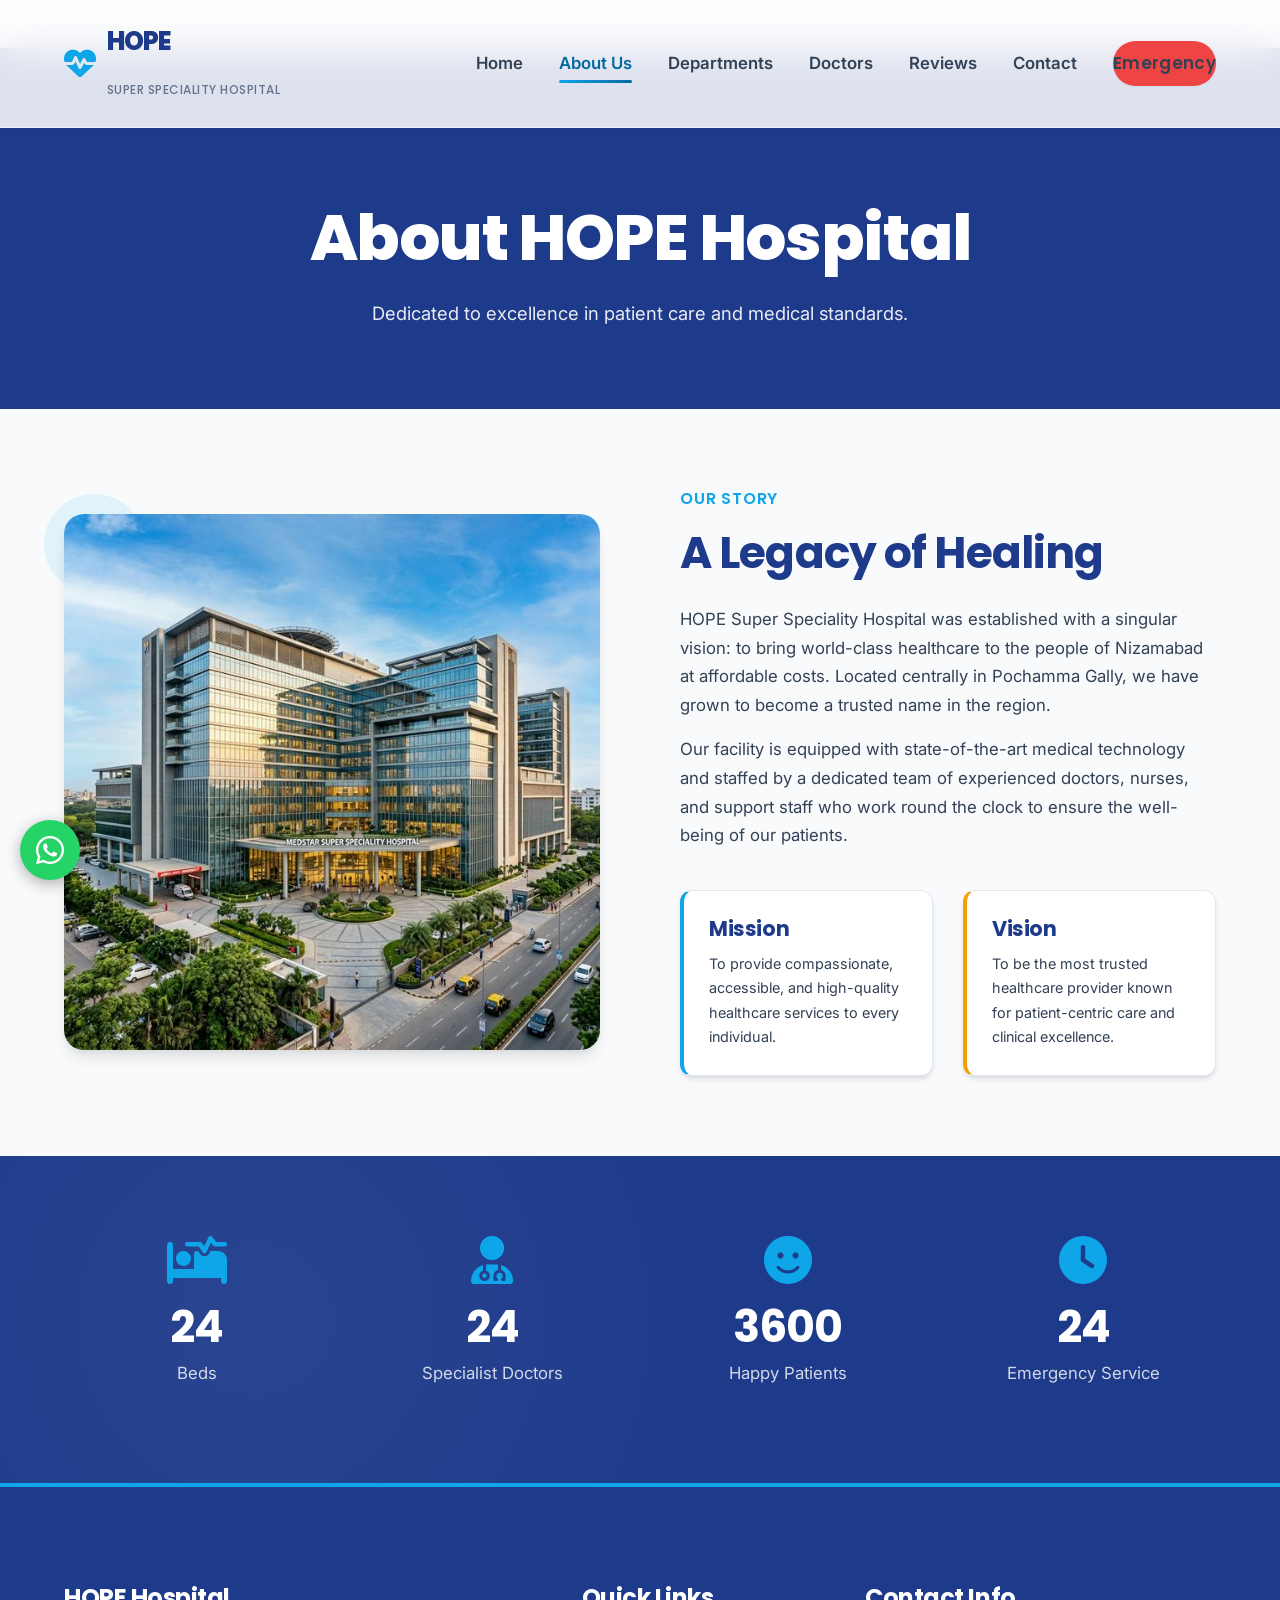
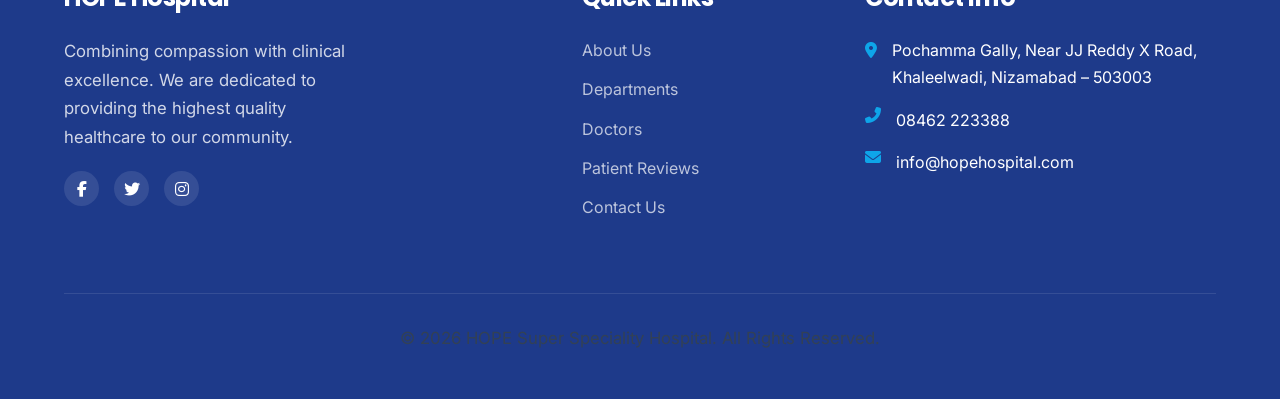
<file: about.html>
<!DOCTYPE html>
<html lang="en">

<head>
    <meta charset="UTF-8">
    <meta name="viewport" content="width=device-width, initial-scale=1.0">
    <title>About Us - HOPE Super Speciality Hospital</title>
    <meta name="description"
        content="Learn about HOPE Super Speciality Hospital, our mission, vision, and commitment to compassionate healthcare in Nizamabad.">

    <!-- FontAwesome -->

    <!-- FontAwesome -->
    <link rel="stylesheet" href="https://cdnjs.cloudflare.com/ajax/libs/font-awesome/6.4.0/css/all.min.css">

    <!-- Custom CSS -->
    <link rel="stylesheet" href="css/style.css">
</head>

<body>


    <!-- Header & Navigation -->
    <header>
        <nav class="main-nav">
            <div class="container">
                <a href="index.html" class="logo">
                    <i class="fas fa-heartbeat text-secondary fa-lg"></i>
                    <div>
                        HOPE<br>
                        <span
                            style="font-size: 0.75rem; font-weight: 500; color: var(--color-text-light); letter-spacing: 0.5px;">SUPER
                            SPECIALITY HOSPITAL</span>
                    </div>
                </a>

                <div class="mobile-menu-btn">
                    <i class="fas fa-bars"></i>
                </div>

                <ul class="nav-links">
                    <li><a href="index.html">Home</a></li>
                    <li><a href="about.html" class="active">About Us</a></li>
                    <li><a href="departments.html">Departments</a></li>
                    <li><a href="doctors.html">Doctors</a></li>
                    <li><a href="reviews.html">Reviews</a></li>
                    <li><a href="contact.html">Contact</a></li>
                    <li><a href="tel:08462223388" class="btn btn-danger pulse-btn">Emergency</a></li>
                </ul>
            </div>
        </nav>
    </header>

    <!-- Page Header -->
    <section
        style="padding: 120px 0 80px; text-align: center; background: var(--color-primary); color: white; margin-top: -80px; padding-top: 150px;">
        <div class="container" style="position: relative; z-index: 2;">
            <h1 class="animate-fade-up" style="color: white; margin-bottom: 20px;">About HOPE Hospital</h1>
            <p class="animate-fade-up animate-delay-1"
                style="color: rgba(255,255,255,0.9); font-size: 1.15rem; max-width: 600px; margin: 0 auto;">
                Dedicated to excellence in patient care and medical standards.</p>
        </div>
    </section>

    <!-- About Content -->
    <section class="section">
        <div class="container">
            <div class="grid"
                style="grid-template-columns: repeat(auto-fit, minmax(300px, 1fr)); gap: 80px; align-items: center;">
                <div class="fade-observe">
                    <div style="position: relative;">
                        <div
                            style="position: absolute; top: -20px; left: -20px; width: 100px; height: 100px; background: var(--color-secondary); opacity: 0.1; border-radius: 50%; z-index: 0;">
                        </div>
                        <img src="images/hospital_building.png"
                            alt="Hospital Building"
                            style="border-radius: 20px; box-shadow: var(--shadow-lg); position: relative; z-index: 1;">
                    </div>
                </div>
                <div class="fade-observe" style="transition-delay: 0.2s;">
                    <h5 class="text-secondary">OUR STORY</h5>
                    <h2 style="margin-bottom: 25px;">A Legacy of Healing</h2>
                    <p>HOPE Super Speciality Hospital was established with a singular vision: to bring world-class
                        healthcare to the people of Nizamabad at affordable costs. Located centrally in Pochamma Gally,
                        we have grown to become a trusted name in the region.</p>
                    <p>Our facility is equipped with state-of-the-art medical technology and staffed by a dedicated team
                        of experienced doctors, nurses, and support staff who work round the clock to ensure the
                        well-being of our patients.</p>

                    <div class="grid" style="grid-template-columns: 1fr 1fr; gap: 30px; margin-top: 40px;">
                        <div class="card" style="padding: 25px; border-left: 4px solid var(--color-secondary);">
                            <h3 class="text-primary" style="font-size: 1.3rem; margin-bottom: 10px;">Mission</h3>
                            <p style="font-size: 0.9rem; margin: 0;">To provide compassionate, accessible, and
                                high-quality healthcare services to every individual.</p>
                        </div>
                        <div class="card" style="padding: 25px; border-left: 4px solid var(--color-accent);">
                            <h3 class="text-primary" style="font-size: 1.3rem; margin-bottom: 10px;">Vision</h3>
                            <p style="font-size: 0.9rem; margin: 0;">To be the most trusted healthcare provider known
                                for patient-centric care and clinical excellence.</p>
                        </div>
                    </div>
                </div>
            </div>
        </div>
    </section>

    <!-- Stats Section -->
    <section class="section"
        style="background: var(--color-primary); color: white; position: relative; overflow: hidden;">
        <div
            style="position: absolute; width: 100%; height: 100%; top: 0; left: 0; background-image: radial-gradient(circle at 20% 50%, rgba(255,255,255,0.05) 0%, transparent 50%);">
        </div>
        <div class="container" style="position: relative; z-index: 2;">
            <div class="grid" style="grid-template-columns: repeat(auto-fit, minmax(200px, 1fr)); gap: 30px;">
                <div class="text-center">
                    <i class="fas fa-procedures fa-3x" style="margin-bottom: 15px; color: var(--color-secondary);"></i>
                    <h2 style="color: white; margin-bottom: 5px;" class="counter-value" data-target="100">0</h2>
                    <p style="color: rgba(255,255,255,0.8);">Beds</p>
                </div>
                <div class="text-center">
                    <i class="fas fa-user-md fa-3x" style="margin-bottom: 15px; color: var(--color-secondary);"></i>
                    <h2 style="color: white; margin-bottom: 5px;" class="counter-value" data-target="50">0</h2>
                    <p style="color: rgba(255,255,255,0.8);">Specialist Doctors</p>
                </div>
                <div class="text-center">
                    <i class="fas fa-smile fa-3x" style="margin-bottom: 15px; color: var(--color-secondary);"></i>
                    <h2 style="color: white; margin-bottom: 5px;" class="counter-value" data-target="15000">0</h2>
                    <p style="color: rgba(255,255,255,0.8);">Happy Patients</p>
                </div>
                <div class="text-center">
                    <i class="fas fa-clock fa-3x" style="margin-bottom: 15px; color: var(--color-secondary);"></i>
                    <h2 style="color: white; margin-bottom: 5px;" class="counter-value" data-target="24">0</h2>
                    <p style="color: rgba(255,255,255,0.8);">Emergency Service</p>
                </div>
            </div>
        </div>
    </section>

    <!-- Footer -->
    <footer>
        <div class="container">
            <div class="footer-grid">
                <div class="footer-col" style="max-width: 300px;">
                    <h3>HOPE Hospital</h3>
                    <p style="color: rgba(255,255,255,0.8); margin-bottom: 20px;">Combining compassion with clinical
                        excellence. We are dedicated to providing the highest quality healthcare to our community.</p>
                    <div style="display: flex; gap: 15px;">
                        <a href="#"
                            style="width: 35px; height: 35px; background: rgba(255,255,255,0.1); display: flex; align-items: center; justify-content: center; border-radius: 50%; transition: 0.3s;"><i
                                class="fab fa-facebook-f"></i></a>
                        <a href="#"
                            style="width: 35px; height: 35px; background: rgba(255,255,255,0.1); display: flex; align-items: center; justify-content: center; border-radius: 50%; transition: 0.3s;"><i
                                class="fab fa-twitter"></i></a>
                        <a href="#"
                            style="width: 35px; height: 35px; background: rgba(255,255,255,0.1); display: flex; align-items: center; justify-content: center; border-radius: 50%; transition: 0.3s;"><i
                                class="fab fa-instagram"></i></a>
                    </div>
                </div>
                <div class="footer-col">
                    <h3>Quick Links</h3>
                    <ul class="footer-links">
                        <li><a href="about.html">About Us</a></li>
                        <li><a href="departments.html">Departments</a></li>
                        <li><a href="doctors.html">Doctors</a></li>
                        <li><a href="reviews.html">Patient Reviews</a></li>
                        <li><a href="contact.html">Contact Us</a></li>
                    </ul>
                </div>
                <div class="footer-col">
                    <h3>Contact Info</h3>
                    <ul class="footer-contact" style="list-style: none;">
                        <li style="display: flex; gap: 15px; margin-bottom: 15px;">
                            <i class="fas fa-map-marker-alt text-secondary" style="margin-top: 5px;"></i>
                            <span>Pochamma Gally, Near JJ Reddy X Road,<br>Khaleelwadi, Nizamabad – 503003</span>
                        </li>
                        <li style="display: flex; gap: 15px; margin-bottom: 15px;">
                            <i class="fas fa-phone-alt text-secondary"></i>
                            <span>08462 223388</span>
                        </li>
                        <li style="display: flex; gap: 15px; margin-bottom: 15px;">
                            <i class="fas fa-envelope text-secondary"></i>
                            <span>info@hopehospital.com</span>
                        </li>
                    </ul>
                </div>
            </div>
            <div class="copyright text-center">
                <p>&copy; 2026 HOPE Super Speciality Hospital. All Rights Reserved.</p>
            </div>
        </div>
    </footer>

    <!-- Floating WhatsApp -->
    <a href="https://wa.me/918462223388" target="_blank" class="floating"
        style="position: fixed; bottom: 20px; left: 20px; background: #25D366; color: white; width: 60px; height: 60px; border-radius: 50%; display: flex; align-items: center; justify-content: center; font-size: 32px; box-shadow: 0 4px 15px rgba(0,0,0,0.3); z-index: 999;">
        <i class="fab fa-whatsapp"></i>
    </a>

    <script src="js/main.js"></script>
</body>

</html>
</file>
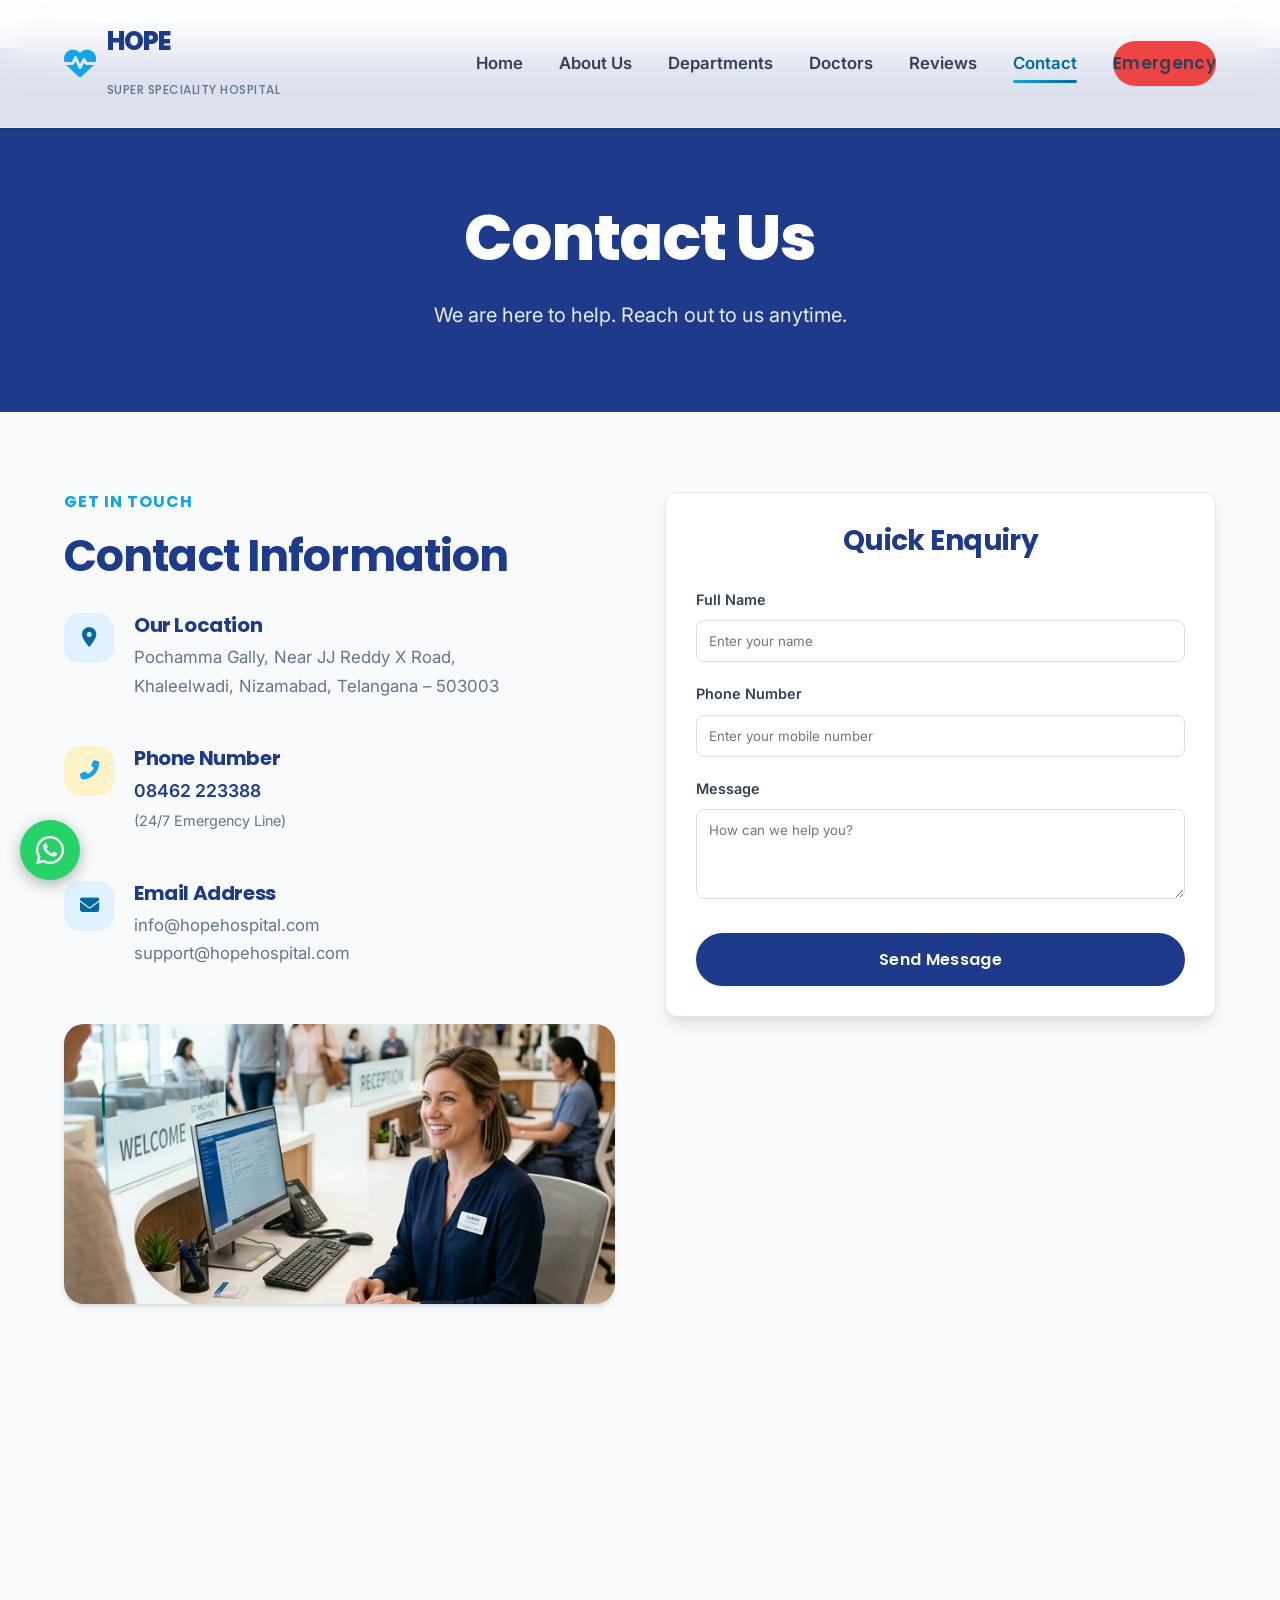
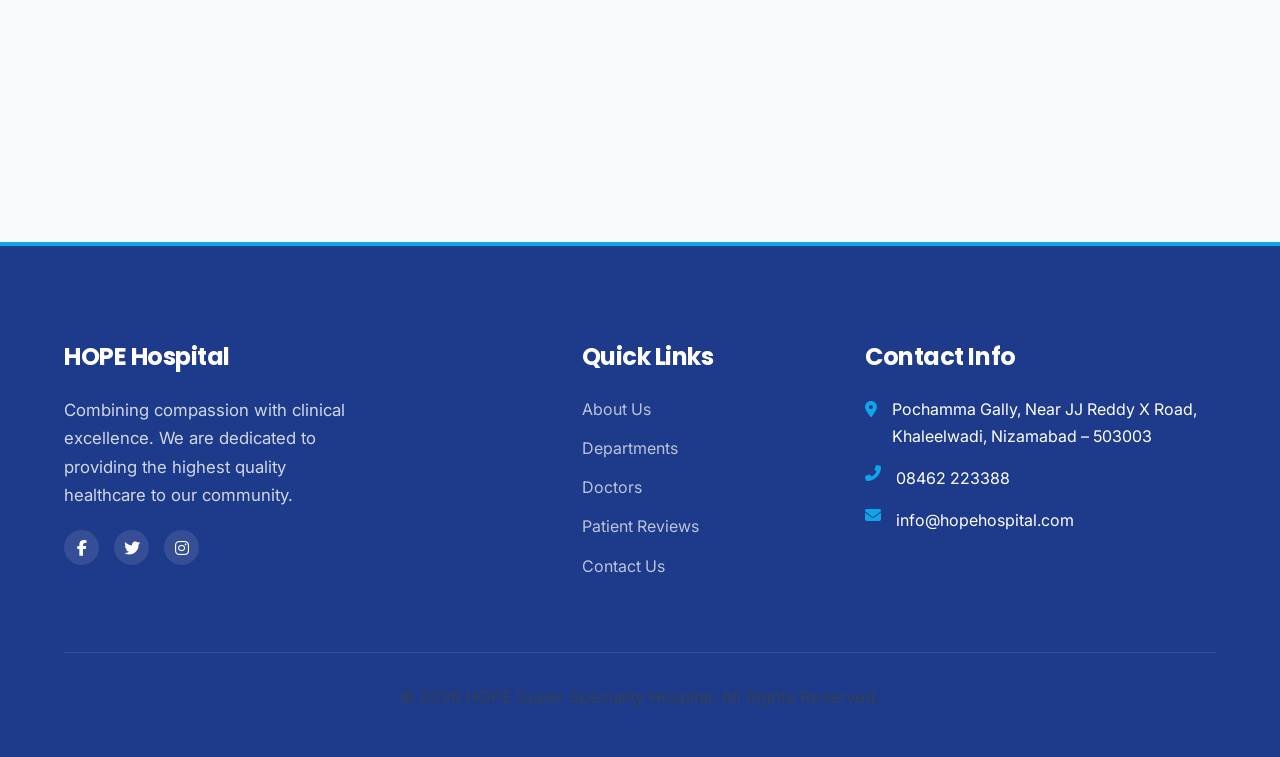
<file: contact.html>
<!DOCTYPE html>
<html lang="en">

<head>
    <meta charset="UTF-8">
    <meta name="viewport" content="width=device-width, initial-scale=1.0">
    <title>Contact Us - HOPE Super Speciality Hospital</title>
    <meta name="description"
        content="Contact HOPE Super Speciality Hospital, Nizamabad. Get our address, phone number, and location map. 24/7 Emergency support.">

    <!-- FontAwesome -->
    <link rel="stylesheet" href="https://cdnjs.cloudflare.com/ajax/libs/font-awesome/6.4.0/css/all.min.css">

    <!-- Custom CSS -->
    <link rel="stylesheet" href="css/style.css">
</head>

<body>


    <!-- Header & Navigation -->
    <header>
        <nav class="main-nav">
            <div class="container">
                <a href="index.html" class="logo">
                    <i class="fas fa-heartbeat text-secondary fa-lg"></i>
                    <div>
                        HOPE<br>
                        <span
                            style="font-size: 0.75rem; font-weight: 500; color: var(--color-text-light); letter-spacing: 0.5px;">SUPER
                            SPECIALITY HOSPITAL</span>
                    </div>
                </a>

                <div class="mobile-menu-btn">
                    <i class="fas fa-bars"></i>
                </div>

                <ul class="nav-links">
                    <li><a href="index.html">Home</a></li>
                    <li><a href="about.html">About Us</a></li>
                    <li><a href="departments.html">Departments</a></li>
                    <li><a href="doctors.html">Doctors</a></li>
                    <li><a href="reviews.html">Reviews</a></li>
                    <li><a href="contact.html" class="active">Contact</a></li>
                    <li><a href="tel:08462223388" class="btn btn-danger pulse-btn">Emergency</a></li>
                </ul>
            </div>
        </nav>
    </header>

    <!-- Page Header -->
    <section
        style="padding: 120px 0 80px; text-align: center; background: var(--color-primary); color: white; margin-top: -80px; padding-top: 150px;">
        <div class="container" style="position: relative; z-index: 2;">
            <h1 class="animate-fade-up" style="color: white; margin-bottom: 20px;">Contact Us</h1>
            <p class="animate-fade-up animate-delay-1"
                style="color: rgba(255,255,255,0.9); font-size: 1.25rem; max-width: 600px; margin: 0 auto;">
                We are here to help. Reach out to us anytime.</p>
        </div>
    </section>

    <!-- Contact Content -->
    <section class="section">
        <div class="container">
            <div class="grid" style="grid-template-columns: repeat(auto-fit, minmax(300px, 1fr)); gap: 50px;">

                <!-- Contact Info -->
                <div class="animate-on-scroll fade-left">
                    <h5 class="text-secondary" style="font-weight: 700; letter-spacing: 1px;">GET IN TOUCH</h5>
                    <h2 style="margin-bottom: 30px;">Contact Information</h2>

                    <div style="display: flex; gap: 20px; margin-bottom: 30px;">
                        <div class="icon-wrap bg-primary-light"
                            style="flex-shrink: 0; width: 50px; height: 50px; font-size: 1.2rem;">
                            <i class="fas fa-map-marker-alt"></i>
                        </div>
                        <div>
                            <h4 style="margin-bottom: 5px;">Our Location</h4>
                            <p style="color: var(--color-text-light);">Pochamma Gally, Near JJ Reddy X
                                Road,<br>Khaleelwadi, Nizamabad, Telangana – 503003</p>
                        </div>
                    </div>

                    <div style="display: flex; gap: 20px; margin-top: 30px; margin-bottom: 30px;">
                        <div class="icon-wrap bg-secondary-light"
                            style="flex-shrink: 0; width: 50px; height: 50px; font-size: 1.2rem;">
                            <i class="fas fa-phone-alt text-secondary"></i>
                        </div>
                        <div>
                            <h4 style="margin-bottom: 5px;">Phone Number</h4>
                            <p><a href="tel:08462223388" class="text-primary"
                                    style="font-weight: 600; font-size: 1.1rem;">08462
                                    223388</a><br>
                                <span style="font-size: 0.9rem; color: var(--color-text-light);">(24/7 Emergency
                                    Line)</span>
                            </p>
                        </div>
                    </div>

                    <div style="display: flex; gap: 20px;">
                        <div class="icon-wrap bg-primary-light"
                            style="flex-shrink: 0; width: 50px; height: 50px; font-size: 1.2rem;">
                            <i class="fas fa-envelope"></i>
                        </div>
                        <div>
                            <h4 style="margin-bottom: 5px;">Email Address</h4>
                            <p style="color: var(--color-text-light);">info@hopehospital.com<br>support@hopehospital.com
                            </p>
                        </div>
                    </div>

                    <div style="margin-top: 40px; border-radius: 20px; overflow: hidden; box-shadow: var(--shadow-md);">
                        <img src="images/hospital_contact_1774603548145.png" alt="Hospital Reception" style="width: 100%; height: 280px; object-fit: cover;">
                    </div>

                </div>

                <!-- Enquiry Form -->
                <div class="animate-on-scroll fade-right delay-200">
                    <div class="card" style="box-shadow: var(--shadow-lg);">
                        <h3 class="text-center" style="margin-bottom: 30px;">Quick Enquiry</h3>
                        <form class="contact-form">
                            <div style="margin-bottom: 20px;">
                                <label for="name"
                                    style="display: block; margin-bottom: 8px; font-weight: 600; font-size: 0.9rem;">Full
                                    Name</label>
                                <input type="text" id="name" placeholder="Enter your name"
                                    style="width: 100%; padding: 12px; border: 1px solid #ddd; border-radius: 8px; font-family: inherit;">
                            </div>
                            <div style="margin-bottom: 20px;">
                                <label for="phone"
                                    style="display: block; margin-bottom: 8px; font-weight: 600; font-size: 0.9rem;">Phone
                                    Number</label>
                                <input type="tel" id="phone" placeholder="Enter your mobile number"
                                    style="width: 100%; padding: 12px; border: 1px solid #ddd; border-radius: 8px; font-family: inherit;">
                            </div>
                            <div style="margin-bottom: 25px;">
                                <label for="message"
                                    style="display: block; margin-bottom: 8px; font-weight: 600; font-size: 0.9rem;">Message</label>
                                <textarea id="message" rows="4" placeholder="How can we help you?"
                                    style="width: 100%; padding: 12px; border: 1px solid #ddd; border-radius: 8px; font-family: inherit; resize: vertical;"></textarea>
                            </div>
                            <button type="submit" class="btn btn-primary" style="width: 100%;">Send Message</button>
                        </form>
                    </div>
                </div>

            </div>
        </div>
    </section>

    <!-- Map Section -->
    <section class="animate-on-scroll fade-up">
        <iframe
            src="https://www.google.com/maps/embed?pb=!1m18!1m12!1m3!1d3791.266209559385!2d78.09849207434316!3d18.66795056708682!2m3!1f0!2f0!3f0!3m2!1i1024!2i768!4f13.1!3m3!1m2!1s0x3bcmd6e174241687%3A0xe54e60155b1df63!2sHope%20Neuro%20Super%20Speciality%20Hospital!5e0!3m2!1sen!2sin!4v1706602325332!5m2!1sen!2sin"
            width="100%" height="450" style="border:0;" allowfullscreen="" loading="lazy"
            referrerpolicy="no-referrer-when-downgrade"></iframe>
    </section>

    <!-- Footer -->
    <footer>
        <div class="container">
            <div class="footer-grid">
                <div class="footer-col" style="max-width: 300px;">
                    <h3>HOPE Hospital</h3>
                    <p style="color: rgba(255,255,255,0.8); margin-bottom: 20px;">Combining compassion with clinical
                        excellence. We are dedicated to providing the highest quality healthcare to our community.</p>
                    <div style="display: flex; gap: 15px;">
                        <a href="#"
                            style="width: 35px; height: 35px; background: rgba(255,255,255,0.1); display: flex; align-items: center; justify-content: center; border-radius: 50%; transition: 0.3s;"><i
                                class="fab fa-facebook-f"></i></a>
                        <a href="#"
                            style="width: 35px; height: 35px; background: rgba(255,255,255,0.1); display: flex; align-items: center; justify-content: center; border-radius: 50%; transition: 0.3s;"><i
                                class="fab fa-twitter"></i></a>
                        <a href="#"
                            style="width: 35px; height: 35px; background: rgba(255,255,255,0.1); display: flex; align-items: center; justify-content: center; border-radius: 50%; transition: 0.3s;"><i
                                class="fab fa-instagram"></i></a>
                    </div>
                </div>
                <div class="footer-col">
                    <h3>Quick Links</h3>
                    <ul class="footer-links">
                        <li><a href="about.html">About Us</a></li>
                        <li><a href="departments.html">Departments</a></li>
                        <li><a href="doctors.html">Doctors</a></li>
                        <li><a href="reviews.html">Patient Reviews</a></li>
                        <li><a href="contact.html">Contact Us</a></li>
                    </ul>
                </div>
                <div class="footer-col">
                    <h3>Contact Info</h3>
                    <ul class="footer-contact" style="list-style: none;">
                        <li style="display: flex; gap: 15px; margin-bottom: 15px;">
                            <i class="fas fa-map-marker-alt text-secondary" style="margin-top: 5px;"></i>
                            <span>Pochamma Gally, Near JJ Reddy X Road,<br>Khaleelwadi, Nizamabad – 503003</span>
                        </li>
                        <li style="display: flex; gap: 15px; margin-bottom: 15px;">
                            <i class="fas fa-phone-alt text-secondary"></i>
                            <span>08462 223388</span>
                        </li>
                        <li style="display: flex; gap: 15px; margin-bottom: 15px;">
                            <i class="fas fa-envelope text-secondary"></i>
                            <span>info@hopehospital.com</span>
                        </li>
                    </ul>
                </div>
            </div>
            <div class="copyright text-center">
                <p>&copy; 2026 HOPE Super Speciality Hospital. All Rights Reserved.</p>
            </div>
        </div>
    </footer>

    <!-- Floating WhatsApp -->
    <a href="https://wa.me/918462223388" target="_blank" class="floating"
        style="position: fixed; bottom: 20px; left: 20px; background: #25D366; color: white; width: 60px; height: 60px; border-radius: 50%; display: flex; align-items: center; justify-content: center; font-size: 32px; box-shadow: 0 4px 15px rgba(0,0,0,0.3); z-index: 999;">
        <i class="fab fa-whatsapp"></i>
    </a>

    <script src="js/main.js"></script>
</body>

</html>
</file>
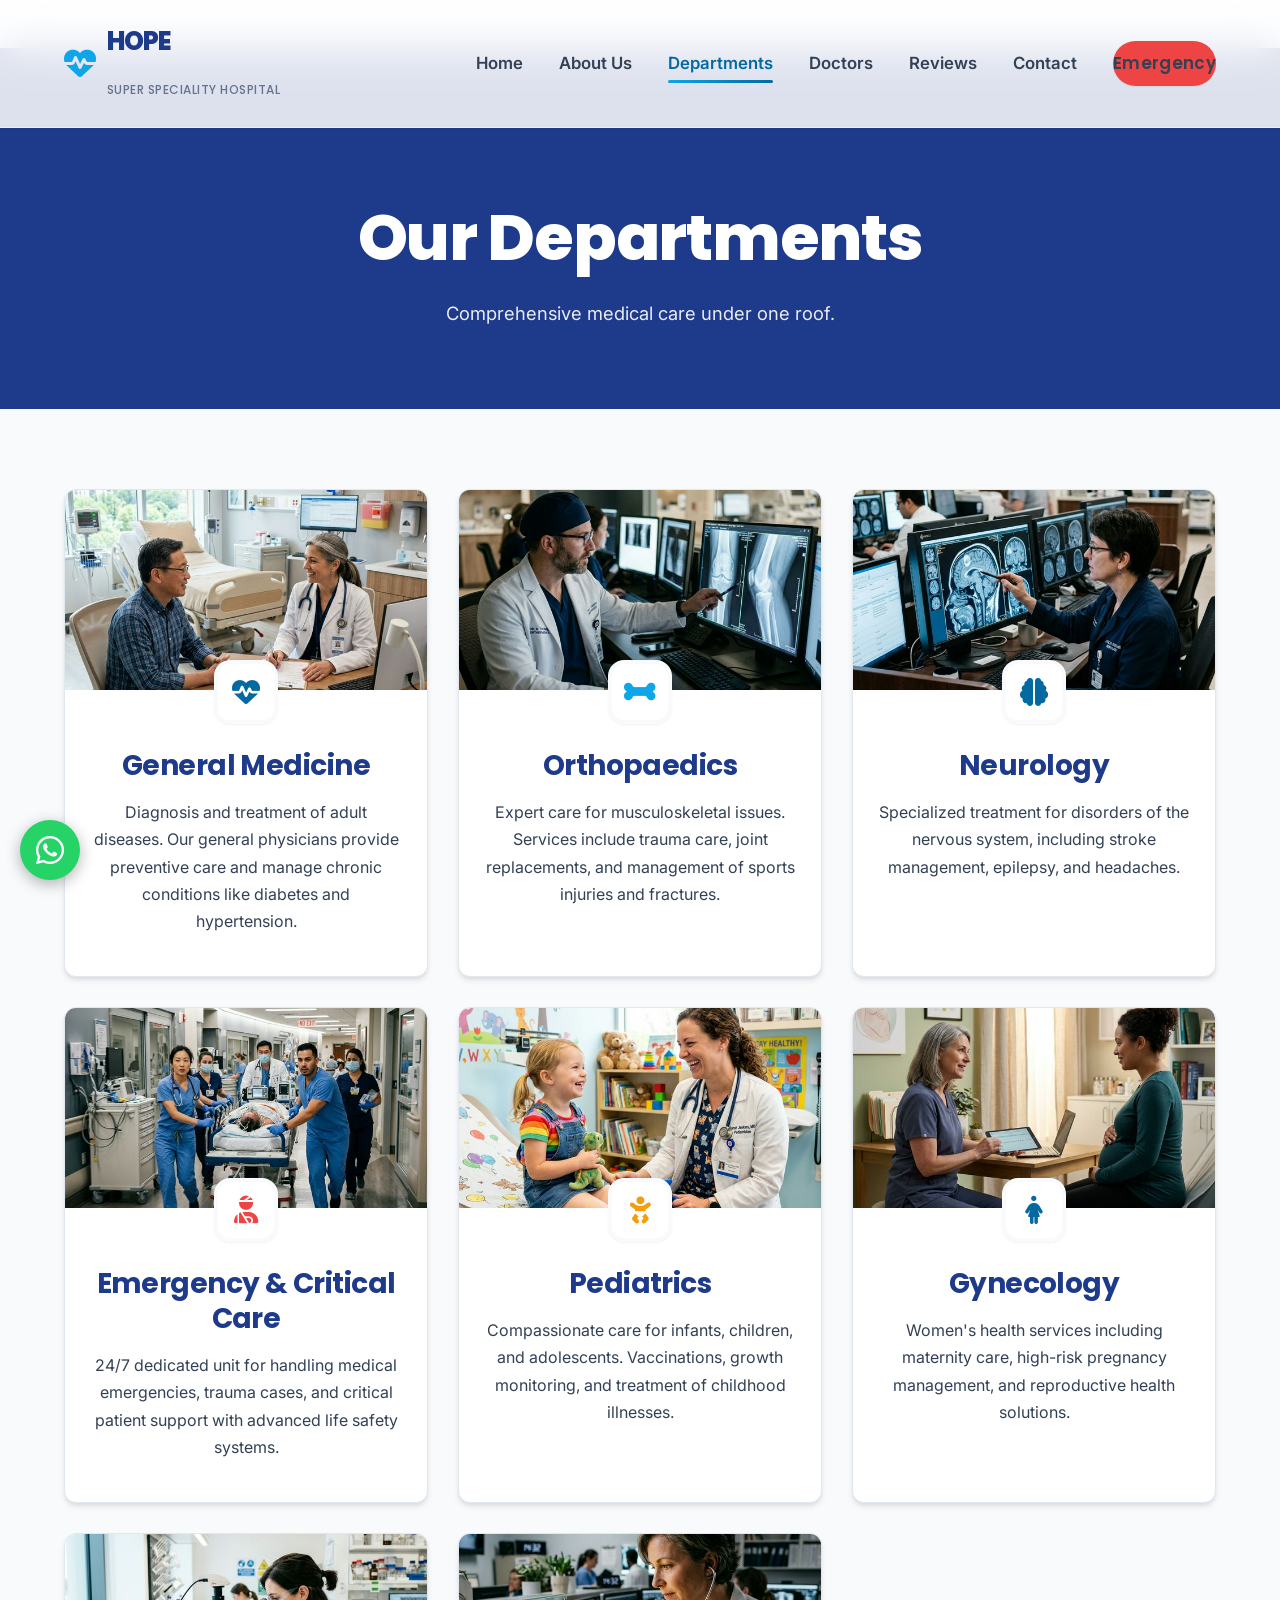
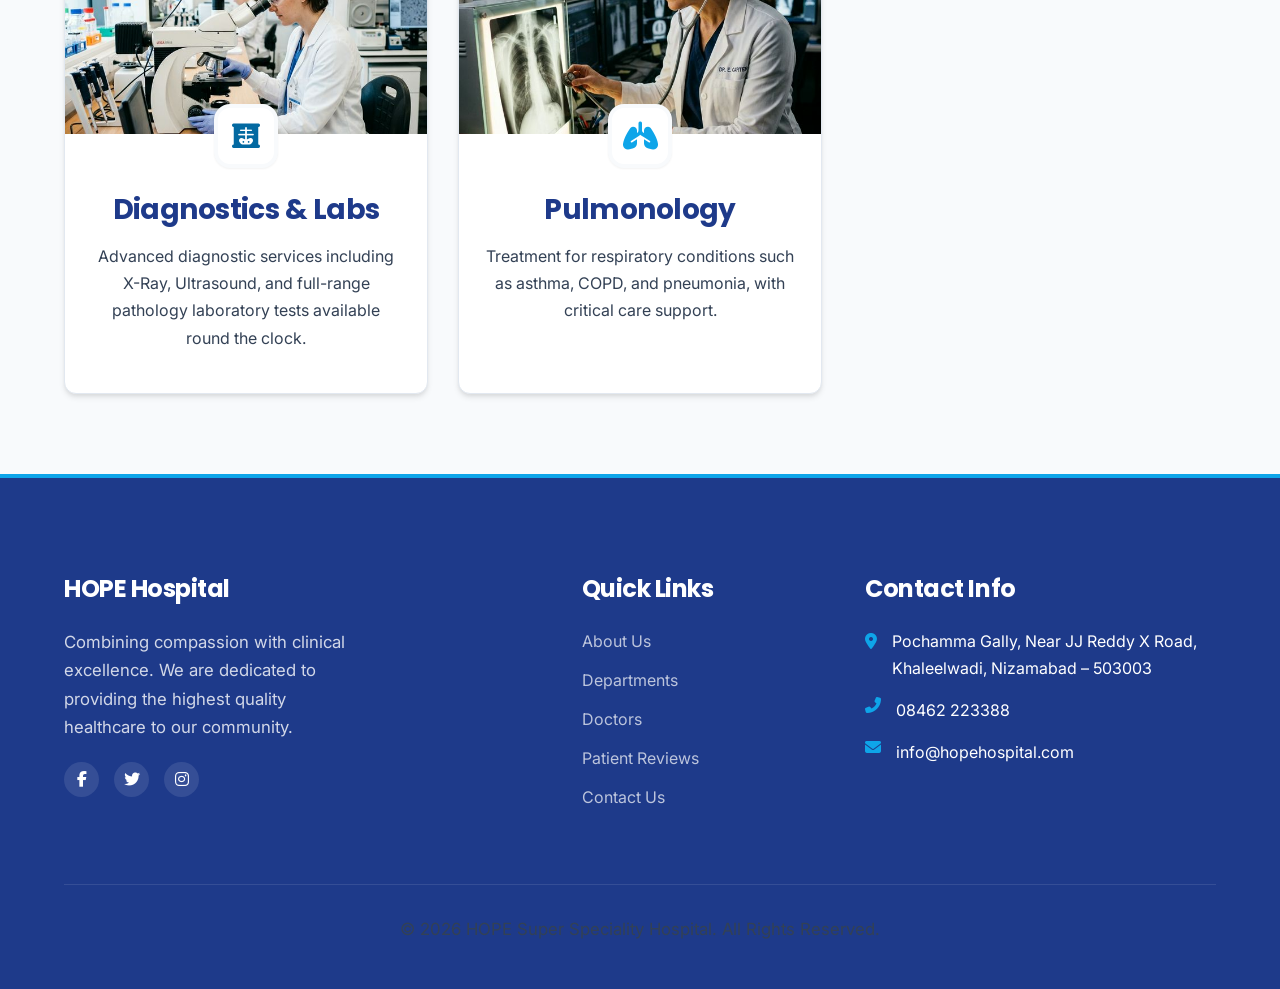
<file: departments.html>
<!DOCTYPE html>
<html lang="en">

<head>
    <meta charset="UTF-8">
    <meta name="viewport" content="width=device-width, initial-scale=1.0">
    <title>Departments - HOPE Super Speciality Hospital</title>
    <meta name="description"
        content="Explore the specialized medical departments at HOPE Hospital, including General Medicine, Orthopaedics, Neurology, and more.">

    <!-- FontAwesome -->
    <link rel="stylesheet" href="https://cdnjs.cloudflare.com/ajax/libs/font-awesome/6.4.0/css/all.min.css">

    <!-- Custom CSS -->
    <link rel="stylesheet" href="css/style.css">
</head>

<body>


    <!-- Header & Navigation -->
    <header>
        <nav class="main-nav">
            <div class="container">
                <a href="index.html" class="logo">
                    <i class="fas fa-heartbeat text-secondary fa-lg"></i>
                    <div>
                        HOPE<br>
                        <span
                            style="font-size: 0.75rem; font-weight: 500; color: var(--color-text-light); letter-spacing: 0.5px;">SUPER
                            SPECIALITY HOSPITAL</span>
                    </div>
                </a>

                <div class="mobile-menu-btn">
                    <i class="fas fa-bars"></i>
                </div>

                <ul class="nav-links">
                    <li><a href="index.html">Home</a></li>
                    <li><a href="about.html">About Us</a></li>
                    <li><a href="departments.html" class="active">Departments</a></li>
                    <li><a href="doctors.html">Doctors</a></li>
                    <li><a href="reviews.html">Reviews</a></li>
                    <li><a href="contact.html">Contact</a></li>
                    <li><a href="tel:08462223388" class="btn btn-danger pulse-btn">Emergency</a></li>
                </ul>
            </div>
        </nav>
    </header>

    <!-- Page Header -->
    <section
        style="padding: 120px 0 80px; text-align: center; background: var(--color-primary); color: white; margin-top: -80px; padding-top: 150px;">
        <div class="container" style="position: relative; z-index: 2;">
            <h1 class="animate-fade-up" style="color: white; margin-bottom: 20px;">Our Departments</h1>
            <p class="animate-fade-up animate-delay-1"
                style="color: rgba(255,255,255,0.9); font-size: 1.15rem; max-width: 600px; margin: 0 auto;">
                Comprehensive medical care under one roof.</p>
        </div>
    </section>

    <!-- Departments Grid -->
    <section class="section">
        <div class="container">
            <div class="grid" style="grid-template-columns: repeat(auto-fit, minmax(300px, 1fr)); gap: 30px;">

                <!-- Dept 1 -->
                <div class="card animate-on-scroll fade-up" style="padding: 0; overflow: hidden;">
                    <img src="images/gen_medicine.png" alt="General Medicine" style="width: 100%; height: 200px; object-fit: cover;">
                    <div style="padding: 25px; text-align: center;">
                        <div style="display: flex; justify-content: center; margin-top: -55px; position: relative;">
                            <div class="icon-wrap bg-primary-light" style="background: white; border: 4px solid var(--color-bg-light); box-shadow: var(--shadow-sm);">
                                <i class="fas fa-heartbeat"></i>
                            </div>
                        </div>
                        <h3>General Medicine</h3>
                        <p style="font-size: 1rem;">Diagnosis and treatment of adult diseases. Our general physicians
                            provide preventive care and
                            manage chronic conditions like diabetes and hypertension.</p>
                    </div>
                </div>

                <!-- Dept 2 -->
                <div class="card animate-on-scroll fade-up delay-100" style="padding: 0; overflow: hidden;">
                    <img src="images/orthopaedics.png" alt="Orthopaedics" style="width: 100%; height: 200px; object-fit: cover;">
                    <div style="padding: 25px; text-align: center;">
                        <div style="display: flex; justify-content: center; margin-top: -55px; position: relative;">
                            <div class="icon-wrap bg-secondary-light" style="background: white; border: 4px solid var(--color-bg-light); box-shadow: var(--shadow-sm);">
                                <i class="fas fa-bone text-secondary"></i>
                            </div>
                        </div>
                        <h3>Orthopaedics</h3>
                        <p style="font-size: 1rem;">Expert care for musculoskeletal issues. Services include trauma care,
                            joint replacements, and
                            management of sports injuries and fractures.</p>
                    </div>
                </div>

                <!-- Dept 3 -->
                <div class="card animate-on-scroll fade-up delay-200" style="padding: 0; overflow: hidden;">
                    <img src="images/neurology.png" alt="Neurology" style="width: 100%; height: 200px; object-fit: cover;">
                    <div style="padding: 25px; text-align: center;">
                        <div style="display: flex; justify-content: center; margin-top: -55px; position: relative;">
                            <div class="icon-wrap bg-primary-light" style="background: white; border: 4px solid var(--color-bg-light); box-shadow: var(--shadow-sm);">
                                <i class="fas fa-brain"></i>
                            </div>
                        </div>
                        <h3>Neurology</h3>
                        <p style="font-size: 1rem;">Specialized treatment for disorders of the nervous system, including
                            stroke management, epilepsy,
                            and headaches.</p>
                    </div>
                </div>

                <!-- Dept 4 -->
                <div class="card animate-on-scroll fade-up delay-300" style="padding: 0; overflow: hidden;">
                    <img src="images/emergency.png" alt="Emergency & Critical Care" style="width: 100%; height: 200px; object-fit: cover;">
                    <div style="padding: 25px; text-align: center;">
                        <div style="display: flex; justify-content: center; margin-top: -55px; position: relative;">
                            <div class="icon-wrap bg-danger-light" style="background: white; border: 4px solid var(--color-bg-light); box-shadow: var(--shadow-sm);">
                                <i class="fas fa-user-injured"></i>
                            </div>
                        </div>
                        <h3>Emergency & Critical Care</h3>
                        <p style="font-size: 1rem;">24/7 dedicated unit for handling medical emergencies, trauma cases, and
                            critical patient support
                            with advanced life safety systems.</p>
                    </div>
                </div>

                <!-- Dept 5 -->
                <div class="card animate-on-scroll fade-up" style="padding: 0; overflow: hidden;">
                    <img src="images/pediatrics.png" alt="Pediatrics" style="width: 100%; height: 200px; object-fit: cover;">
                    <div style="padding: 25px; text-align: center;">
                        <div style="display: flex; justify-content: center; margin-top: -55px; position: relative;">
                            <div class="icon-wrap bg-secondary-light" style="background: white; border: 4px solid var(--color-bg-light); box-shadow: var(--shadow-sm);">
                                <i class="fas fa-baby text-accent"></i>
                            </div>
                        </div>
                        <h3>Pediatrics</h3>
                        <p style="font-size: 1rem;">Compassionate care for infants, children, and adolescents. Vaccinations,
                            growth monitoring, and
                            treatment of childhood illnesses.</p>
                    </div>
                </div>

                <!-- Dept 6 -->
                <div class="card animate-on-scroll fade-up delay-100" style="padding: 0; overflow: hidden;">
                    <img src="images/gynecology.png" alt="Gynecology" style="width: 100%; height: 200px; object-fit: cover;">
                    <div style="padding: 25px; text-align: center;">
                        <div style="display: flex; justify-content: center; margin-top: -55px; position: relative;">
                            <div class="icon-wrap bg-primary-light" style="background: white; border: 4px solid var(--color-bg-light); box-shadow: var(--shadow-sm);">
                                <i class="fas fa-female text-secondary-dark"></i>
                            </div>
                        </div>
                        <h3>Gynecology</h3>
                        <p style="font-size: 1rem;">Women's health services including maternity care, high-risk pregnancy
                            management, and
                            reproductive health solutions.</p>
                    </div>
                </div>

                <!-- Dept 7 -->
                <div class="card animate-on-scroll fade-up delay-200" style="padding: 0; overflow: hidden;">
                    <img src="images/diagnostics.png" alt="Diagnostics & Labs" style="width: 100%; height: 200px; object-fit: cover;">
                    <div style="padding: 25px; text-align: center;">
                        <div style="display: flex; justify-content: center; margin-top: -55px; position: relative;">
                            <div class="icon-wrap bg-primary-light" style="background: white; border: 4px solid var(--color-bg-light); box-shadow: var(--shadow-sm);">
                                <i class="fas fa-x-ray"></i>
                            </div>
                        </div>
                        <h3>Diagnostics & Labs</h3>
                        <p style="font-size: 1rem;">Advanced diagnostic services including X-Ray, Ultrasound, and full-range
                            pathology laboratory
                            tests available round the clock.</p>
                    </div>
                </div>

                <!-- Dept 8 -->
                <div class="card animate-on-scroll fade-up delay-300" style="padding: 0; overflow: hidden;">
                    <img src="images/pulmonology.png" alt="Pulmonology" style="width: 100%; height: 200px; object-fit: cover;">
                    <div style="padding: 25px; text-align: center;">
                        <div style="display: flex; justify-content: center; margin-top: -55px; position: relative;">
                            <div class="icon-wrap bg-secondary-light" style="background: white; border: 4px solid var(--color-bg-light); box-shadow: var(--shadow-sm);">
                                <i class="fas fa-lungs text-secondary"></i>
                            </div>
                        </div>
                        <h3>Pulmonology</h3>
                        <p style="font-size: 1rem;">Treatment for respiratory conditions such as asthma, COPD, and
                            pneumonia, with critical care
                            support.</p>
                    </div>
                </div>

            </div>
        </div>
    </section>

    <!-- Footer -->
    <footer>
        <div class="container">
            <div class="footer-grid">
                <div class="footer-col" style="max-width: 300px;">
                    <h3>HOPE Hospital</h3>
                    <p style="color: rgba(255,255,255,0.8); margin-bottom: 20px;">Combining compassion with clinical
                        excellence. We are dedicated to providing the highest quality healthcare to our community.</p>
                    <div style="display: flex; gap: 15px;">
                        <a href="#"
                            style="width: 35px; height: 35px; background: rgba(255,255,255,0.1); display: flex; align-items: center; justify-content: center; border-radius: 50%; transition: 0.3s;"><i
                                class="fab fa-facebook-f"></i></a>
                        <a href="#"
                            style="width: 35px; height: 35px; background: rgba(255,255,255,0.1); display: flex; align-items: center; justify-content: center; border-radius: 50%; transition: 0.3s;"><i
                                class="fab fa-twitter"></i></a>
                        <a href="#"
                            style="width: 35px; height: 35px; background: rgba(255,255,255,0.1); display: flex; align-items: center; justify-content: center; border-radius: 50%; transition: 0.3s;"><i
                                class="fab fa-instagram"></i></a>
                    </div>
                </div>
                <div class="footer-col">
                    <h3>Quick Links</h3>
                    <ul class="footer-links">
                        <li><a href="about.html">About Us</a></li>
                        <li><a href="departments.html">Departments</a></li>
                        <li><a href="doctors.html">Doctors</a></li>
                        <li><a href="reviews.html">Patient Reviews</a></li>
                        <li><a href="contact.html">Contact Us</a></li>
                    </ul>
                </div>
                <div class="footer-col">
                    <h3>Contact Info</h3>
                    <ul class="footer-contact" style="list-style: none;">
                        <li style="display: flex; gap: 15px; margin-bottom: 15px;">
                            <i class="fas fa-map-marker-alt text-secondary" style="margin-top: 5px;"></i>
                            <span>Pochamma Gally, Near JJ Reddy X Road,<br>Khaleelwadi, Nizamabad – 503003</span>
                        </li>
                        <li style="display: flex; gap: 15px; margin-bottom: 15px;">
                            <i class="fas fa-phone-alt text-secondary"></i>
                            <span>08462 223388</span>
                        </li>
                        <li style="display: flex; gap: 15px; margin-bottom: 15px;">
                            <i class="fas fa-envelope text-secondary"></i>
                            <span>info@hopehospital.com</span>
                        </li>
                    </ul>
                </div>
            </div>
            <div class="copyright text-center">
                <p>&copy; 2026 HOPE Super Speciality Hospital. All Rights Reserved.</p>
            </div>
        </div>
    </footer>

    <!-- Floating WhatsApp -->
    <a href="https://wa.me/918462223388" target="_blank" class="floating"
        style="position: fixed; bottom: 20px; left: 20px; background: #25D366; color: white; width: 60px; height: 60px; border-radius: 50%; display: flex; align-items: center; justify-content: center; font-size: 32px; box-shadow: 0 4px 15px rgba(0,0,0,0.3); z-index: 999;">
        <i class="fab fa-whatsapp"></i>
    </a>

    <script src="js/main.js"></script>
</body>

</html>
</file>
<file: css/style.css>
/* 
   HOPE Super Speciality Hospital - Modern Premium Design
   Phase 2 Upgrade
*/

/* -----------------------------------------------------------
   1. VARIABLES & RESET
----------------------------------------------------------- */
@import url('https://fonts.googleapis.com/css2?family=Inter:wght@400;500;600&family=Poppins:wght@400;500;600;700;800&display=swap');

:root {
    /* Modern Medical Palette */
    --color-primary: #1E3A8A; /* Dark blue - Professionalism & Depth */
    --color-secondary: #0ea5e9; /* Light blue accent - Precision & Technology */
    --color-secondary-dark: #0369a1;
    --color-accent: #f59e0b; /* Warm Amber for attention */

    --color-surface: #ffffff;
    --color-bg-light: #F8FAFC;
    --color-bg-dark: #1e293b;

    --color-text-main: #334155;
    --color-text-light: #64748b;
    --color-border: #e2e8f0;

    /* Gradients */
    --gradient-primary: linear-gradient(135deg, #1E3A8A 0%, #1e40af 100%);
    --gradient-teal: linear-gradient(135deg, #0ea5e9 0%, #0369a1 100%);
    --gradient-overlay: linear-gradient(to bottom, rgba(30, 58, 138, 0.7), rgba(30, 58, 138, 0.9));
    --gradient-light: linear-gradient(135deg, #EAF4FF 0%, #DCEEFF 100%);

    /* Typography */
    --font-heading: 'Poppins', sans-serif;
    --font-body: 'Inter', sans-serif;

    /* Spacing */
    --spacing-container: 1200px;
    --spacing-sm: 1rem;
    --spacing-md: 2rem;
    --spacing-lg: 5rem;

    /* Clean Shadows */
    --shadow-sm: 0 1px 2px 0 rgba(0, 0, 0, 0.05);
    --shadow-md: 0 4px 6px -1px rgba(0, 0, 0, 0.1), 0 2px 4px -1px rgba(0, 0, 0, 0.06);
    --shadow-lg: 0 10px 15px -3px rgba(0, 0, 0, 0.1), 0 4px 6px -2px rgba(0, 0, 0, 0.05);
    --shadow-hover: 0 20px 25px -5px rgba(0, 0, 0, 0.1), 0 10px 10px -5px rgba(0, 0, 0, 0.04);

    /* Transitions */
    --transition-fast: 0.2s cubic-bezier(0.4, 0, 0.2, 1);
    --transition-smooth: 0.4s cubic-bezier(0.4, 0, 0.2, 1);
    --transition-bounce: 0.5s cubic-bezier(0.34, 1.56, 0.64, 1);
}

*,
*::before,
*::after {
    box-sizing: border-box;
    margin: 0;
    padding: 0;
}

html {
    scroll-behavior: smooth;
    font-size: 16px;
}

body {
    font-family: var(--font-body);
    color: var(--color-text-main);
    line-height: 1.7;
    background-color: var(--color-bg-light);
    overflow-x: hidden;
    -webkit-font-smoothing: antialiased;
}

a {
    text-decoration: none;
    color: inherit;
    transition: var(--transition-fast);
}

img {
    max-width: 100%;
    height: auto;
    display: block;
}

/* -----------------------------------------------------------
   2. TYPOGRAPHY
----------------------------------------------------------- */
h1,
h2,
h3,
h4,
h5,
h6 {
    font-family: var(--font-heading);
    color: var(--color-primary);
    font-weight: 700;
    line-height: 1.25;
    letter-spacing: -0.02em;
    /* Tighter tracking for modern headings */
    margin-bottom: var(--spacing-sm);
}

h1 {
    font-size: 4rem;
    font-weight: 800;
}

h2 {
    font-size: 2.75rem;
    font-weight: 700;
}

h3 {
    font-size: 1.75rem;
}

h4 {
    font-size: 1.25rem;
}

h5 {
    font-size: 1rem;
    text-transform: uppercase;
    letter-spacing: 0.05em;
    font-weight: 600;
}

p {
    margin-bottom: var(--spacing-sm);
    color: var(--color-text-main);
    font-size: 1.05rem;
}

.text-gradient {
    background: var(--gradient-teal);
    background-clip: text;
    -webkit-background-clip: text;
    -webkit-text-fill-color: transparent;
    display: inline-block;
}

/* -----------------------------------------------------------
   3. COMPONENTS & UTILITIES
----------------------------------------------------------- */
.container {
    max-width: var(--spacing-container);
    margin: 0 auto;
    padding: 0 24px;
}

.section {
    padding: var(--spacing-lg) 0;
    position: relative;
    overflow: hidden;
}

/* Decorators */
.section-wave::after {
    content: '';
    position: absolute;
    bottom: 0;
    left: 0;
    width: 100%;
    height: 50px;
    background-image: url("data:image/svg+xml,%3Csvg xmlns='http://www.w3.org/2000/svg' viewBox='0 0 1440 320'%3E%3Cpath fill='%23f8fafc' fill-opacity='1' d='M0,96L80,106.7C160,117,320,139,480,144C640,149,800,139,960,122.7C1120,107,1280,85,1360,74.7L1440,64L1440,320L1360,320C1280,320,1120,320,960,320C800,320,640,320,480,320C320,320,160,320,80,320L0,320Z'%3E%3C/path%3E%3C/svg%3E");
    background-size: cover;
    background-repeat: no-repeat;
    z-index: 10;
}

.bg-white {
    background-color: var(--color-surface);
}

.bg-light {
    background-color: var(--color-bg-light);
}

.bg-primary {
    background: var(--gradient-primary);
    color: white;
}

.text-center {
    text-align: center;
}

.text-white {
    color: var(--color-surface);
}

.text-primary {
    color: var(--color-primary);
}

.text-secondary {
    color: var(--color-secondary);
}

.text-accent {
    color: var(--color-accent);
}

.grid {
    display: grid;
    gap: 32px;
}

/* Buttons */
.btn {
    display: inline-flex;
    align-items: center;
    justify-content: center;
    gap: 8px;
    padding: 14px 32px;
    border-radius: 50px;
    font-weight: 600;
    cursor: pointer;
    border: none;
    transition: var(--transition-bounce);
    font-family: var(--font-heading);
    letter-spacing: 0.02em;
    font-size: 1rem;
    box-shadow: var(--shadow-sm);
    position: relative;
    overflow: hidden;
    z-index: 1;
}

.btn-primary {
    background: var(--color-primary);
    color: var(--color-surface);
}

.btn-primary:hover {
    transform: translateY(-2px);
    box-shadow: var(--shadow-md);
    background: #1e40af;
}

.btn-danger {
    background: #ef4444;
    /* Modern red */
    color: var(--color-surface);
}

.btn-danger:hover {
    transform: translateY(-4px);
    box-shadow: 0 10px 25px rgba(239, 68, 68, 0.4);
}

.btn-outline {
    background: transparent;
    color: var(--color-primary);
    border: 2px solid var(--color-primary);
}

.btn-outline:hover {
    background: var(--color-primary);
    color: white;
    transform: translateY(-4px);
}

/* Glassmorphism utility */
.glass {
    background: rgba(255, 255, 255, 0.95);
    backdrop-filter: blur(8px);
    -webkit-backdrop-filter: blur(8px);
    border: 1px solid rgba(255, 255, 255, 1);
    box-shadow: var(--shadow-sm);
}

.glass-dark {
    background: var(--color-primary);
    color: white;
}

/* Cards */
.card {
    background: var(--color-surface);
    border-radius: 12px;
    padding: 30px;
    box-shadow: var(--shadow-md);
    transition: var(--transition-fast);
    border: 1px solid var(--color-border);
    position: relative;
    z-index: 1;
    overflow: hidden;
}

.card:hover {
    transform: translateY(-4px);
    box-shadow: var(--shadow-lg);
    border-color: rgba(14, 165, 233, 0.3);
}

/* Icon Wrap for Cards */
.icon-wrap {
    width: 64px;
    height: 64px;
    border-radius: 16px;
    /* Squircle style */
    display: flex;
    align-items: center;
    justify-content: center;
    margin-bottom: 24px;
    font-size: 28px;
    transition: var(--transition-smooth);
}

.card:hover .icon-wrap {
    transform: scale(1.1) rotate(5deg);
}

.icon-wrap.bg-primary-light {
    background: #e0f2fe;
    color: var(--color-secondary-dark);
}

.icon-wrap.bg-secondary-light {
    background: #fef3c7;
    color: var(--color-accent);
}

.icon-wrap.bg-danger-light {
    background: #fee2e2;
    color: #ef4444;
}


/* -----------------------------------------------------------
   4. NAVIGATION
----------------------------------------------------------- */
header {
    background-color: rgba(255, 255, 255, 0.85);
    backdrop-filter: blur(20px);
    -webkit-backdrop-filter: blur(20px);
    box-shadow: var(--shadow-sm);
    position: sticky;
    top: 0;
    z-index: 1000;
    transition: var(--transition-fast);
    border-bottom: 1px solid rgba(255, 255, 255, 0.5);
}

header.scrolled {
    padding: 0;
    box-shadow: var(--shadow-md);
    background-color: rgba(255, 255, 255, 0.95);
}

.top-bar {
    background: var(--color-primary);
    color: rgba(255, 255, 255, 0.9);
    padding: 10px 0;
    font-size: 0.85rem;
    font-weight: 500;
}

.top-bar .contact-info span {
    display: inline-flex;
    align-items: center;
    gap: 6px;
}

.main-nav .container {
    display: flex;
    justify-content: space-between;
    align-items: center;
    padding: 20px 24px;
    transition: padding var(--transition-fast);
}

header.scrolled .main-nav .container {
    padding: 12px 24px;
}

.logo {
    display: flex;
    align-items: center;
    gap: 12px;
    color: var(--color-primary);
    font-weight: 800;
    font-size: 1.6rem;
    letter-spacing: -0.05em;
    font-family: var(--font-heading);
}

.logo i {
    font-size: 2rem;
    color: var(--color-secondary);
}

.nav-links {
    display: flex;
    gap: 36px;
    align-items: center;
    list-style: none;
}

.nav-links a {
    font-weight: 600;
    font-size: 1.05rem;
    color: var(--color-text-main);
    position: relative;
    padding: 8px 0;
}

.nav-links a::after {
    content: '';
    position: absolute;
    width: 0;
    height: 3px;
    bottom: -2px;
    left: 0;
    background: var(--gradient-teal);
    transition: var(--transition-bounce);
    border-radius: 4px;
}

.nav-links a:hover,
.nav-links a.active {
    color: var(--color-secondary-dark);
}

.nav-links a:hover::after,
.nav-links a.active::after {
    width: 100%;
}

.mobile-menu-btn {
    display: none;
    font-size: 1.5rem;
    color: var(--color-primary);
    cursor: pointer;
}

/* -----------------------------------------------------------
   5. PAGE SECTIONS (HERO, FOOTER)
----------------------------------------------------------- */
.hero {
    min-height: 90vh;
    display: flex;
    align-items: center;
    position: relative;
    background-size: cover;
    background-position: center;
    background-attachment: fixed;
}

.hero-content {
    position: relative;
    z-index: 2;
    color: white;
    max-width: 900px;
}

.hero-overlay {
    position: absolute;
    top: 0;
    left: 0;
    width: 100%;
    height: 100%;
    background: var(--gradient-overlay);
    z-index: 1;
}

.hero h1 {
    color: white;
    margin-bottom: 24px;
}

.hero p {
    color: rgba(255, 255, 255, 0.85);
    font-size: 1.25rem;
    margin-bottom: 40px;
    font-weight: 400;
    max-width: 700px;
    margin-left: auto;
    margin-right: auto;
}

.badge {
    display: inline-flex;
    align-items: center;
    gap: 8px;
    padding: 6px 16px;
    background: rgba(14, 165, 233, 0.2);
    border: 1px solid rgba(14, 165, 233, 0.5);
    backdrop-filter: blur(4px);
    color: white;
    border-radius: 30px;
    font-size: 0.9rem;
    font-weight: 600;
    margin-bottom: 24px;
    letter-spacing: 0.05em;
    text-transform: uppercase;
}

footer {
    background: var(--color-primary);
    color: white;
    padding: 100px 0 30px;
    position: relative;
}

/* Modern footer shape divider instead of clip-path */
footer::before {
    content: '';
    position: absolute;
    top: 0;
    left: 0;
    width: 100%;
    height: 4px;
    background: var(--color-secondary);
    z-index: 2;
}


.footer-grid {
    display: grid;
    grid-template-columns: 2fr 1fr 1.5fr;
    gap: 50px;
}

.footer-col h3 {
    color: white;
    margin-bottom: 24px;
    font-size: 1.5rem;
}

.footer-links {
    list-style: none;
}

.footer-links li {
    margin-bottom: 12px;
}

.footer-links a {
    color: rgba(255, 255, 255, 0.7);
    transition: var(--transition-fast);
}

.footer-links a:hover {
    color: var(--color-secondary);
    padding-left: 6px;
}

.copyright {
    border-top: 1px solid rgba(255, 255, 255, 0.1);
    margin-top: 60px;
    padding-top: 30px;
    color: rgba(255, 255, 255, 0.6);
}

/* -----------------------------------------------------------
   6. ANIMATIONS
----------------------------------------------------------- */
/* Keyframes */
@keyframes fadeUp {
    from {
        opacity: 0;
        transform: translateY(40px);
    }

    to {
        opacity: 1;
        transform: translateY(0);
    }
}

@keyframes fadeLeft {
    from {
        opacity: 0;
        transform: translateX(-40px);
    }

    to {
        opacity: 1;
        transform: translateX(0);
    }
}

@keyframes fadeRight {
    from {
        opacity: 0;
        transform: translateX(40px);
    }

    to {
        opacity: 1;
        transform: translateX(0);
    }
}

@keyframes zoomIn {
    from {
        opacity: 0;
        transform: scale(0.9);
    }

    to {
        opacity: 1;
        transform: scale(1);
    }
}

@keyframes float {
    0% {
        transform: translateY(0px);
    }

    50% {
        transform: translateY(-15px);
    }

    100% {
        transform: translateY(0px);
    }
}

@keyframes pulse {
    0% {
        transform: scale(1);
        box-shadow: 0 0 0 0 rgba(239, 68, 68, 0.7);
    }

    70% {
        transform: scale(1.05);
        box-shadow: 0 0 0 15px rgba(239, 68, 68, 0);
    }

    100% {
        transform: scale(1);
        box-shadow: 0 0 0 0 rgba(239, 68, 68, 0);
    }
}

/* Immediate Load Animations (For hero section) */
.animate-fade-up {
    animation: fadeUp 0.8s cubic-bezier(0.16, 1, 0.3, 1) forwards;
}

.animate-delay-1 {
    animation-delay: 0.2s;
    opacity: 0;
}

.animate-delay-2 {
    animation-delay: 0.4s;
    opacity: 0;
}

.animate-delay-3 {
    animation-delay: 0.6s;
    opacity: 0;
}

.floating {
    animation: float 4s ease-in-out infinite;
}

.pulse-btn {
    animation: pulse 2s infinite;
}

/* Scroll Animations (Used with JS Intersection Observer) */
.animate-on-scroll {
    opacity: 0;
    transition: opacity 0.8s cubic-bezier(0.16, 1, 0.3, 1), transform 0.8s cubic-bezier(0.16, 1, 0.3, 1);
}

/* Default scroll class (Fade Up) */
.animate-on-scroll {
    transform: translateY(40px);
}

/* Modifiers */
.animate-on-scroll.fade-left {
    transform: translateX(-40px);
}

.animate-on-scroll.fade-right {
    transform: translateX(40px);
}

.animate-on-scroll.zoom-in {
    transform: scale(0.95);
}

/* Visible state toggled by JS */
.animate-on-scroll.visible {
    opacity: 1;
    transform: translate(0) scale(1);
}

/* Delay modifiers for scroll items */
.delay-100 {
    transition-delay: 0.1s;
}

.delay-200 {
    transition-delay: 0.2s;
}

.delay-300 {
    transition-delay: 0.3s;
}

.delay-400 {
    transition-delay: 0.4s;
}

/* -----------------------------------------------------------
   7. RESPONSIVE
----------------------------------------------------------- */
@media (max-width: 992px) {
    .footer-grid {
        grid-template-columns: 1fr 1fr;
    }
}

@media (max-width: 768px) {
    h1 {
        font-size: 3rem;
    }

    h2 {
        font-size: 2.25rem;
    }

    .top-bar {
        display: none;
    }

    .mobile-menu-btn {
        display: block;
    }

    header .btn {
        display: none;
    }

    /* Hide emergency btn on mobile nav to save space */

    .nav-links {
        position: fixed;
        top: 73px;
        /* Header height */
        left: -100%;
        width: 100%;
        height: calc(100vh - 73px);
        background: rgba(255, 255, 255, 0.98);
        backdrop-filter: blur(20px);
        -webkit-backdrop-filter: blur(20px);
        flex-direction: column;
        justify-content: flex-start;
        padding-top: 40px;
        transition: 0.5s cubic-bezier(0.4, 0, 0.2, 1);
        box-shadow: var(--shadow-lg);
    }

    .nav-links.active {
        left: 0;
    }

    .nav-links li {
        margin-bottom: 20px;
    }

    .nav-links a {
        font-size: 1.5rem;
    }

    .hero {
        min-height: 80vh;
        padding-top: 60px;
    }

    .footer-grid {
        grid-template-columns: 1fr;
        gap: 30px;
    }
}
</file>
